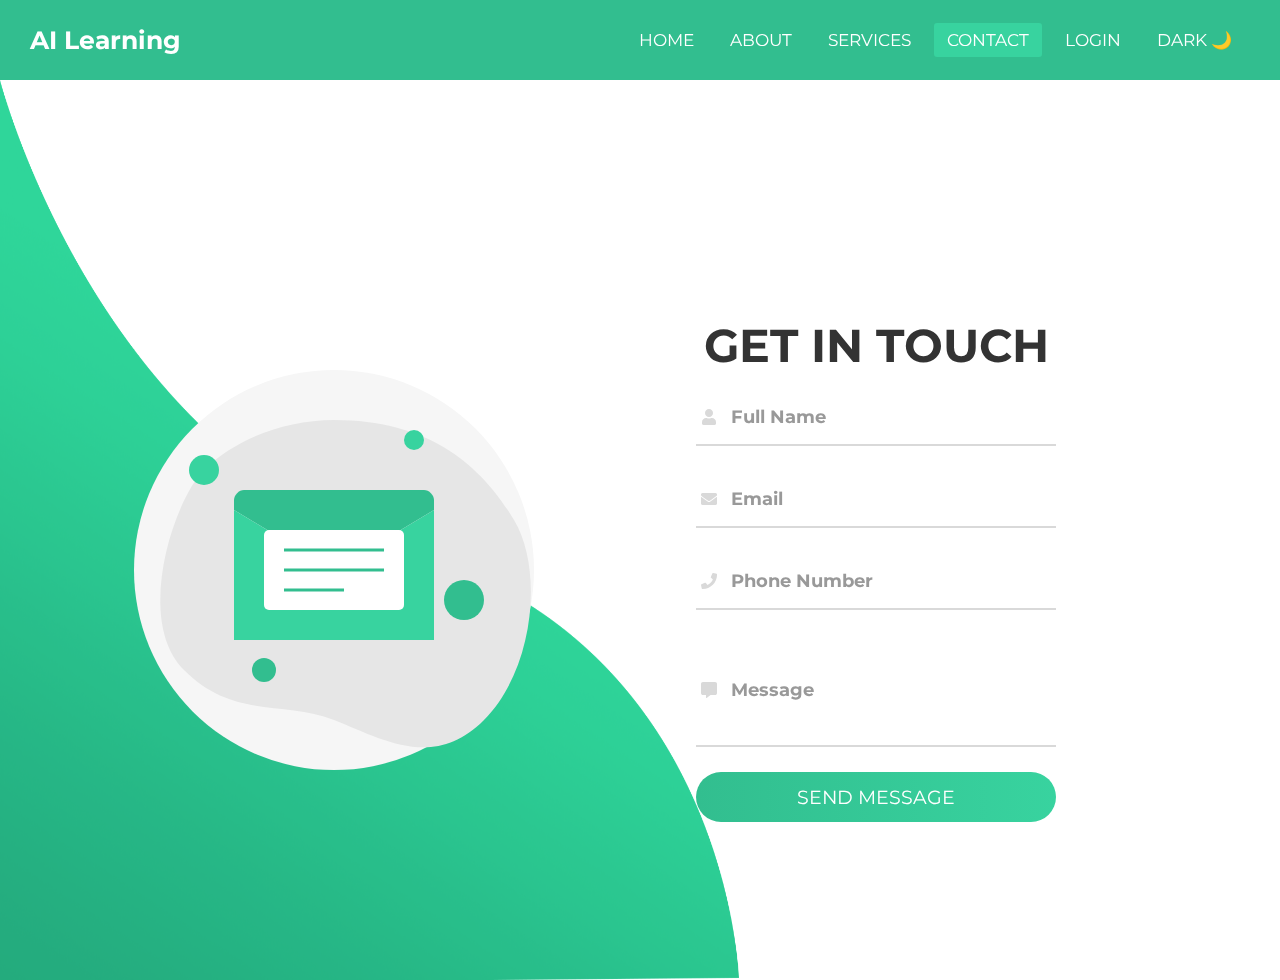
<file: contact.html>
<!DOCTYPE html>
<html lang="en" dir="ltr">
<head>
  <meta charset="utf-8">
  <title>Contact - AI Learning</title>
  <meta name="viewport" content="width=device-width, initial-scale=1.0">
  <link rel="stylesheet" href="style.css">
  <link rel="stylesheet" href="css/contact.css">
  <link href="https://fonts.googleapis.com/css2?family=Montserrat:wght@400;500;600;700&display=swap" rel="stylesheet">
  <!-- Font Awesome Link for Icons -->
  <link rel="stylesheet" href="https://cdnjs.cloudflare.com/ajax/libs/font-awesome/5.15.3/css/all.min.css" />
</head>
<body>
  <nav>
    <!-- Checkbox for toggling menu -->
    <input type="checkbox" id="check">
    <!-- Menu icon -->
    <label for="check" class="checkbtn">
      <i class="fas fa-bars"></i>
    </label>
    <!-- Site logo -->
    <label class="logo">AI Learning</label>
    <!-- Navigation links -->
    <ul>
      <li><a href="index.html">Home</a></li>
      <li><a href="#">About</a></li>
      <li><a href="#">Services</a></li>
      <li><a class="active" href="contact.html">Contact</a></li>
      <li><a href="login.html">Login</a></li>
      <li><a id="theme-toggle">Dark 🌙</a></li>
    </ul>
  </nav>
	
  <img class="wave" src="img/wave.png">
  <div class="container">
    <div class="img">
      <img src="img/contact.svg">
    </div>
    <div class="contact-content">
      <form>
        <h2 class="title">Get In Touch</h2>
        <div class="input-div one">
          <div class="i">
            <i class="fas fa-user"></i>
          </div>
          <div class="div">
            <h5>Full Name</h5>
            <input type="text" class="input">
          </div>
        </div>
        <div class="input-div">
          <div class="i">
            <i class="fas fa-envelope"></i>
          </div>
          <div class="div">
            <h5>Email</h5>
            <input type="email" class="input">
          </div>
        </div>
        <div class="input-div">
          <div class="i">
            <i class="fas fa-phone"></i>
          </div>
          <div class="div">
            <h5>Phone Number</h5>
            <input type="tel" class="input">
          </div>
        </div>
        <div class="input-div message">
          <div class="i">
            <i class="fas fa-comment-alt"></i>
          </div>
          <div class="div">
            <h5>Message</h5>
            <textarea class="input"></textarea>
          </div>
        </div>
        <input type="submit" class="btn" value="Send Message">
      </form>
    </div>
  </div>
  <script type="text/javascript" src="js/main.js"></script>
  <script src="js/script.js"></script>
  <script src="js/contact.js"></script>
</body>
</html>
</file>
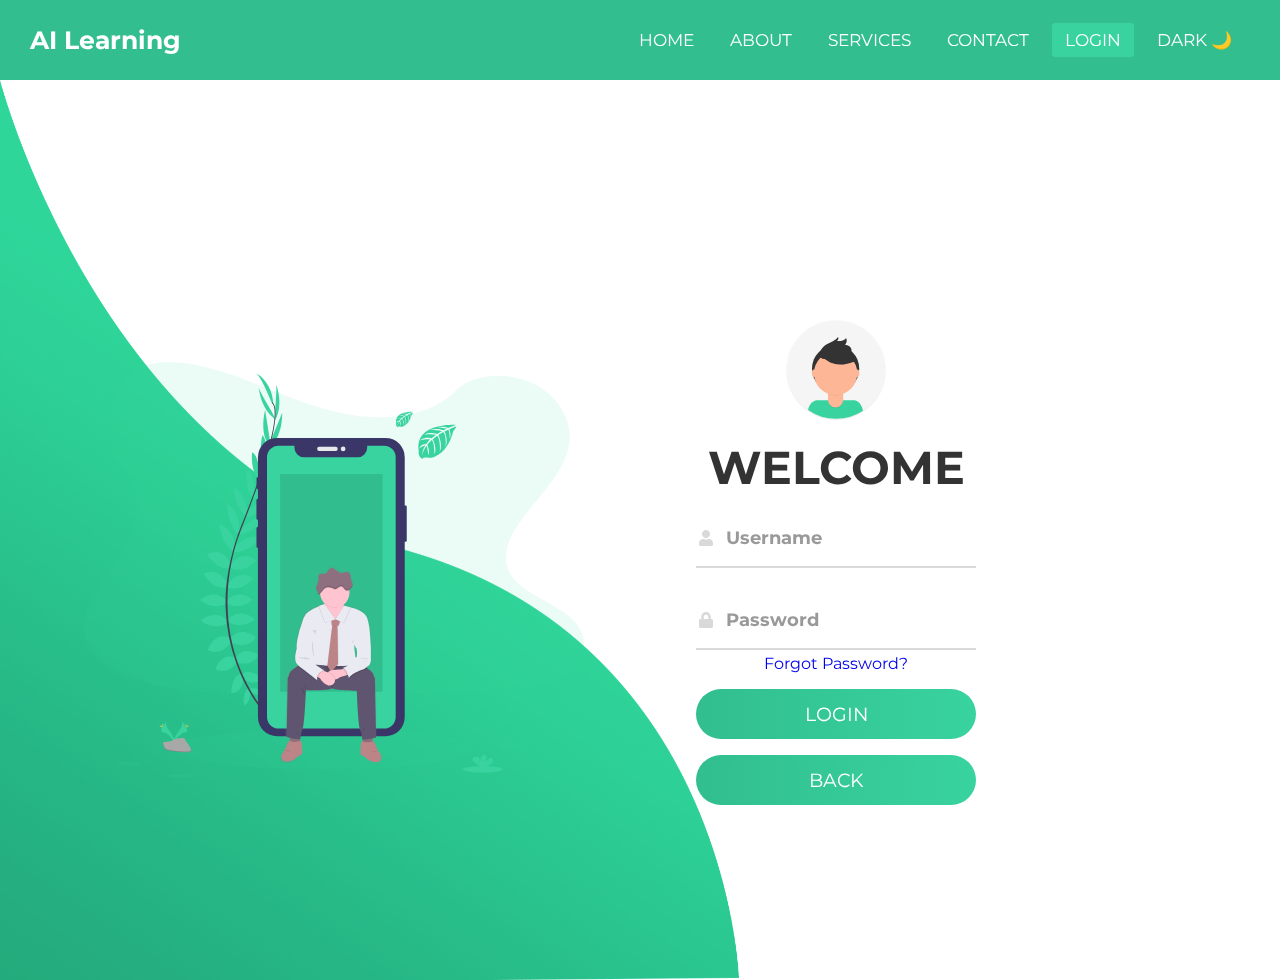
<file: login.html>
<!DOCTYPE html>
<html lang="en" dir="ltr">
<head>
  <meta charset="utf-8">
  <title>Login - AI Learning</title>
  <meta name="viewport" content="width=device-width, initial-scale=1.0">
   <link rel="stylesheet" href="style.css">
  <link href="https://fonts.googleapis.com/css2?family=Montserrat:wght@400;500;600;700&display=swap" rel="stylesheet">
  <!-- Font Awesome Link for Icons -->
  <link rel="stylesheet" href="https://cdnjs.cloudflare.com/ajax/libs/font-awesome/5.15.3/css/all.min.css" />
</head>
<body>
  <nav>
    <!-- Checkbox for toggling menu -->
    <input type="checkbox" id="check">
    <!-- Menu icon -->
    <label for="check" class="checkbtn">
      <i class="fas fa-bars"></i>
    </label>
    <!-- Site logo -->
    <label class="logo">AI Learning</label>
    <!-- Navigation links -->
    <ul>
      <li><a href="index.html">Home</a></li>
      <li><a href="#">About</a></li>
      <li><a href="#">Services</a></li>
      <li><a href="#">Contact</a></li>
      <li><a class="active" href="login.html">Login</a></li>
      <li><a id="theme-toggle">Dark 🌙</a></li>
    </ul>
  </nav>
	
	<img class="wave" src="img/wave.png">
	<div class="container">
		<div class="img">
			<img src="img/bg.svg">
		</div>
		<div class="login-content">
			<form action="index.html">
				<img src="img/avatar.svg">
				<h2 class="title">Welcome</h2>
           		<div class="input-div one">
           		   <div class="i">
           		   		<i class="fas fa-user"></i>
           		   </div>
           		   <div class="div">
           		   		<h5>Username</h5>
           		   		<input type="text" class="input">
           		   </div>
           		</div>
           		<div class="input-div pass">
           		   <div class="i"> 
           		    	<i class="fas fa-lock"></i>
           		   </div>
           		   <div class="div">
           		    	<h5>Password</h5>
           		    	<input type="password" class="input">
            	   </div>
            	</div>
            	<a href="#">Forgot Password?</a>
            	<input type="submit" class="btn" value="Login">
				<button class="btn" >Back</button>
            </form>
        </div>
    </div>
    <script type="text/javascript" src="js/main.js"></script>
    <script src="js/script.js"></script>
</body>
</html>
</file>
<file: css/contact.css>
/* Contact Page Specific Styles */
* {
  padding: 0;
  margin: 0;
  box-sizing: border-box;
}

body {
  font-family: 'Montserrat', sans-serif;
  overflow: hidden;
}

.wave {
  position: fixed;
  bottom: 0;
  left: 0;
  height: 100%;
  z-index: -1;
  top: 80px;
}

.container {
  width: 100vw;
  height: calc(100vh - 80px);
  display: grid;
  grid-template-columns: repeat(2, 1fr);
  grid-gap: 7rem;
  padding: 0 2rem;
  margin-top: 80px;
}

.img {
  display: flex;
  justify-content: flex-end;
  align-items: center;
}

.contact-content {
  display: flex;
  justify-content: flex-start;
  align-items: center;
  text-align: center;
}

.img img {
  width: 500px;
}

form {
  width: 360px;
}

.contact-content h2 {
  margin: 15px 0;
  color: #333;
  text-transform: uppercase;
  font-size: 2.9rem;
}

.contact-content .input-div {
  position: relative;
  display: grid;
  grid-template-columns: 7% 93%;
  margin: 25px 0;
  padding: 5px 0;
  border-bottom: 2px solid #d9d9d9;
}

.contact-content .input-div.one {
  margin-top: 0;
}

.i {
  color: #d9d9d9;
  display: flex;
  justify-content: center;
  align-items: center;
}

.i i {
  transition: .3s;
}

.input-div > div {
  position: relative;
  height: 45px;
}

.input-div.message > div {
  height: 100px;
}

.input-div > div > h5 {
  position: absolute;
  left: 10px;
  top: 50%;
  transform: translateY(-50%);
  color: #999;
  font-size: 18px;
  transition: .3s;
}

.input-div:before, .input-div:after {
  content: '';
  position: absolute;
  bottom: -2px;
  width: 0%;
  height: 2px;
  background-color: #38d39f;
  transition: .4s;
}

.input-div:before {
  right: 50%;
}

.input-div:after {
  left: 50%;
}

.input-div.focus:before, .input-div.focus:after {
  width: 50%;
}

.input-div.focus > div > h5 {
  top: -5px;
  font-size: 15px;
}

.input-div.focus > .i > i {
  color: #38d39f;
}

.input-div > div > input, .input-div > div > textarea {
  position: absolute;
  left: 0;
  top: 0;
  width: 100%;
  height: 100%;
  border: none;
  outline: none;
  background: none;
  padding: 0.5rem 0.7rem;
  font-size: 1.2rem;
  color: #555;
  font-family: 'Montserrat', sans-serif;
  resize: none;
}

.btn {
  display: block;
  width: 100%;
  height: 50px;
  border-radius: 25px;
  outline: none;
  border: none;
  background-image: linear-gradient(to right, #32be8f, #38d39f, #32be8f);
  background-size: 200%;
  font-size: 1.2rem;
  color: #fff;
  font-family: 'Montserrat', sans-serif;
  text-transform: uppercase;
  margin: 1rem 0;
  cursor: pointer;
  transition: .5s;
}

.btn:hover {
  background-position: right;
}

/* Dark Mode Support */
body.dark-mode .contact-content h2 {
  color: #fff;
}

body.dark-mode .input-div > div > input,
body.dark-mode .input-div > div > textarea {
  color: #fff;
}

/* Responsive Styles */
@media screen and (max-width: 1050px) {
  .container {
    grid-gap: 5rem;
  }
}

@media screen and (max-width: 1000px) {
  form {
    width: 290px;
  }

  .contact-content h2 {
    font-size: 2.4rem;
    margin: 8px 0;
  }

  .img img {
    width: 400px;
  }
}

@media screen and (max-width: 900px) {
  .container {
    grid-template-columns: 1fr;
  }

  .img {
    display: none;
  }

  .contact-content {
    justify-content: center;
  }
}
</file>
<file: style.css>
/* Google Fonts Link */
@import url('https://fonts.googleapis.com/css2?family=Montserrat:ital,wght@0,100..900;1,100..900&display=swap');

/* Reset and Base Styles *//* Reset and Base Styles */
* {
  padding: 0;
  margin: 0;
  text-decoration: none;
  list-style: none;
  box-sizing: border-box;
}

body {
  font-family: 'Montserrat', sans-serif;
  overflow-x: hidden;
}

nav {
  background: var(--nav-bg, #32be8f);
  height: 80px;
  width: 100%;
  display: flex;
  align-items: center;
  justify-content: space-between;
  padding: 0 30px;
}

label.logo {
  color: var(--logo-color, white);
  font-size: 25px;
  font-weight: bold;
  line-height: 80px;
}

nav ul {
  display: flex;
  align-items: center;
}

nav ul li {
  margin: 0 5px;
}

nav ul li a {
  color: var(--link-color, white);
  font-size: 17px;
  padding: 7px 13px;
  border-radius: 3px;
  text-transform: uppercase;
  transition: 0.5s;
}

nav ul li a:hover,
nav ul li a.active {
  background: var(--hover-bg, #38d39f);
  color: var(--hover-color, white);
}

.checkbtn {
  font-size: 22px;
  color: white;
  line-height: 80px;
  cursor: pointer;
  display: none;
}

#check {
  display: none;
}

/* Dark Mode Variables */
body.dark-mode {
  --nav-bg: #1f1f1f;
  --logo-color: white;
  --link-color: white;
  --hover-bg: #38d39f;
  --hover-color: white;
  background-color: #121212;
  color: white;
}

/* Responsive Styles */
@media (max-width: 890px) {
  .checkbtn {
    display: block;
  }

  nav ul {
    position: fixed;
    flex-direction: column;
    background: var(--nav-bg, #32be8f);
    width: 100%;
    height: 100vh;
    top: 80px;
    left: -100%;
    text-align: center;
    transition: all 0.5s;
    padding-top: 50px;
  }

  nav ul li {
    margin: 20px 0;
  }

  #check:checked ~ ul {
    left: 0;
  }
}


/* Dark Mode */
.dark-mode {
  background-color: #121212;
  color: #ffffff;
}

.dark-mode nav, .dark-mode nav ul {
  background-color: #1f1f1f;
}

.dark-mode nav ul li a {
  color: #ffffff;
}

.dark-mode nav ul li a:hover,
.dark-mode nav ul li a.active {
  background-color: #38d39f;
}

.dark-mode section {
  background: #121212;
}

.dark-mode .anime-character {
  filter: brightness(0.85) contrast(1.1);
}

/* Login Page Layout */
.wave {
  position: fixed;
  bottom: 0;
  left: 0;
  height: 100%;
  z-index: -1;
  top: 80px;
}

.container {
  width: 100vw;
  height: calc(100vh - 80px);
  display: grid;
  grid-template-columns: repeat(2, 1fr);
  grid-gap: 7rem;
  padding: 0 2rem;
  margin-top: 80px;
}

.img {
  display: flex;
  justify-content: flex-end;
  align-items: center;
}

.img img {
  width: 500px;
}

.login-content {
  display: flex;
  justify-content: flex-start;
  align-items: center;
  text-align: center;
}

.login-content img {
  height: 100px;
}

.login-content h2 {
  margin: 15px 0;
  color: #333;
  text-transform: uppercase;
  font-size: 2.9rem;
}

form {
  width: 280px;
}

.input-div {
  position: relative;
  display: grid;
  grid-template-columns: 7% 93%;
  margin: 25px 0;
  padding: 5px 0;
  border-bottom: 2px solid #d9d9d9;
}

.input-div.one {
  margin-top: 0;
}

.i {
  color: #d9d9d9;
  display: flex;
  justify-content: center;
  align-items: center;
}

.i i,
.input-div > div > h5 {
  transition: .3s;
}

.input-div > div {
  position: relative;
  height: 45px;
}

.input-div > div > h5 {
  position: absolute;
  left: 10px;
  top: 50%;
  transform: translateY(-50%);
  color: #999;
  font-size: 18px;
}

.input-div:before,
.input-div:after {
  content: '';
  position: absolute;
  bottom: -2px;
  width: 0%;
  height: 2px;
  background-color: #38d39f;
  transition: .4s;
}

.input-div:before {
  right: 50%;
}

.input-div:after {
  left: 50%;
}

.input-div.focus:before,
.input-div.focus:after {
  width: 50%;
}

.input-div.focus > div > h5 {
  top: -5px;
  font-size: 15px;
}

.input-div.focus > .i > i {
  color: #38d39f;
}

.input-div > div > input {
  position: absolute;
  left: 0;
  top: 0;
  width: 100%;
  height: 100%;
  border: none;
  outline: none;
  background: none;
  padding: 0.5rem 0.7rem;
  font-size: 1.2rem;
  color: #555;
  font-family: 'Montserrat', sans-serif;
}

.input-div.pass {
  margin-bottom: 4px;
}

.btn {
  display: block;
  width: 100%;
  height: 50px;
  border-radius: 25px;
  outline: none;
  border: none;
  background-image: linear-gradient(to right, #32be8f, #38d39f, #32be8f);
  background-size: 200%;
  font-size: 1.2rem;
  color: #fff;
  font-family: 'Montserrat', sans-serif;
  text-transform: uppercase;
  margin: 1rem 0;
  cursor: pointer;
  transition: .5s;
}

.btn:hover {
  background-position: right;
}

/* Background Section */
section {
  background: url("bg.jpg") no-repeat;
  background-size: cover;
  height: calc(100vh - 80px);
  position: relative;
  overflow: hidden;
}

/* Responsive Media Queries */
@media (max-width: 1050px) {
  label.logo {
    padding-left: 30px;
  }

  nav ul li a {
    font-size: 16px;
  }

  .container {
    grid-gap: 5rem;
  }
}

@media (max-width: 1000px) {
  form {
    width: 290px;
  }

  .login-content h2 {
    font-size: 2.4rem;
    margin: 8px 0;
  }

  .img img {
    width: 400px;
  }
}

@media (max-width: 900px) {
  .checkbtn {
    display: block;
  }

  label.logo {
    font-size: 22px;
  }

  ul {
    position: fixed;
    width: 100%;
    height: 100vh;
    background: #32be8f;
    top: 80px;
    left: -100%;
    text-align: center;
    transition: all .5s;
  }

  nav ul li {
    display: block;
    margin: 50px 0;
    line-height: 30px;
  }

  nav ul li a {
    font-size: 20px;
  }

  a:hover,
  a.active {
    background: none;
    color: #0082e6;
  }

  #check:checked ~ ul {
    left: 0;
  }

  .container {
    grid-template-columns: 1fr;
  }

  .img, .wave {
    display: none;
  }

  .login-content {
    justify-content: center;
  }
}
</file>
